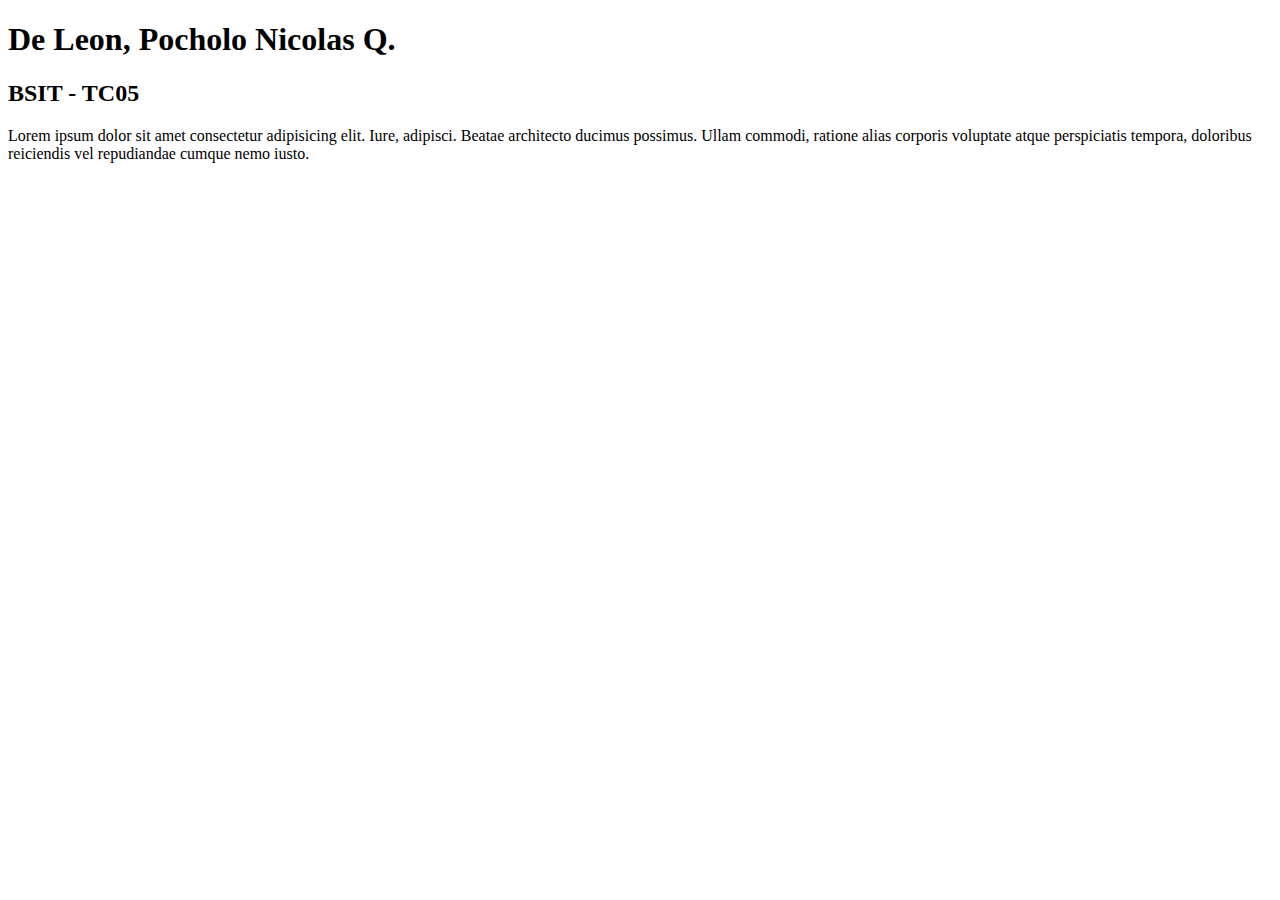
<file: index.html>
<!DOCTYPE html>
<head>
<title> IT0043 - TC05 </title>
</head>
<body>
    <h1> De Leon, Pocholo Nicolas Q.
    <h2> BSIT - TC05 </h2>
    <p> Lorem ipsum dolor sit amet consectetur adipisicing elit. Iure, adipisci. Beatae architecto ducimus possimus. Ullam commodi, ratione alias corporis voluptate atque perspiciatis tempora, doloribus reiciendis vel repudiandae cumque nemo iusto.</p>
    </h1>
</body>
</html>
</file>
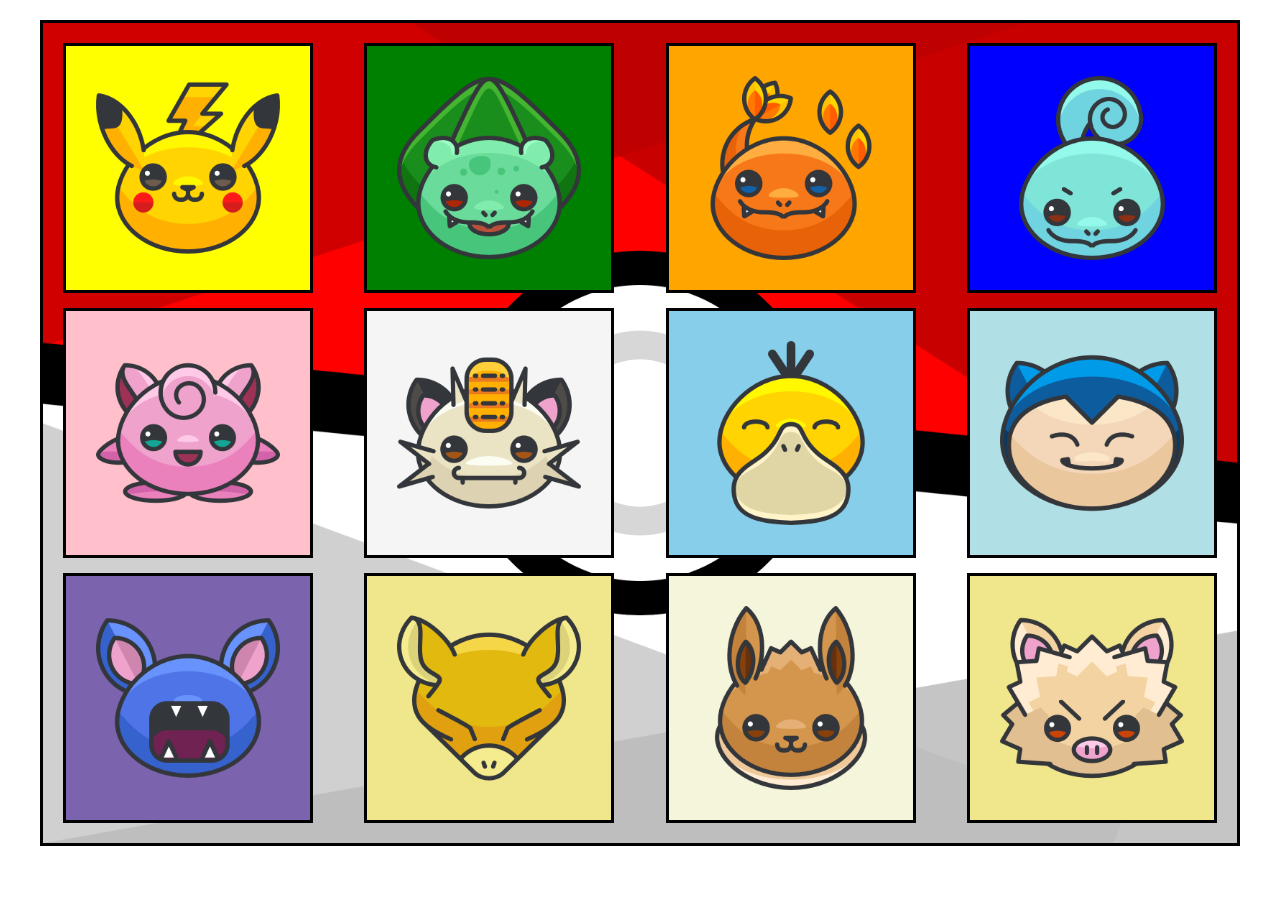
<file: DeLeon_mpe.html>
<!DOCTYPE html>
<html lang="en">
  <head>
    <meta charset="UTF-8" />
    <meta name="viewport" content="width=device-width, initial-scale=1.0" />
    <title>Pokemon Tiles</title>
    <link rel="stylesheet" href="DeLeon_mpe.css" />
  </head>
  <body>
    <div class="container">
      <div class="pokemon" id="pokemon1">
        <div class="image">
          <img src="pikachu.png" alt="" />
        </div>
        <img class="pokeball" src="pokeball.png" alt="" />
        <div class="name">Pikachu</div>
      </div>

      <div class="pokemon" id="pokemon2">
        <div class="image">
          <img src="bullbasaur.png" alt="" />
        </div>
        <img class="pokeball" src="pokeball.png" alt="" />
        <div class="name">Bulbasaur</div>
      </div>

      <div class="pokemon" id="pokemon3">
        <div class="image">
          <img src="charmander1.png" alt="" />
        </div>
        <img class="pokeball" src="pokeball.png" alt="" />
        <div class="name">Charmander</div>
      </div>

      <div class="pokemon" id="pokemon4">
        <div class="image">
          <img src="squirtle1.png" alt="" />
        </div>
        <img class="pokeball" src="pokeball.png" alt="" />
        <div class="name">Squirtle</div>
      </div>

      <div class="pokemon" id="pokemon5">
        <div class="image">
          <img src="jigglypuff.png" alt="" />
        </div>
        <img class="pokeball" src="pokeball.png" alt="" />
        <div class="name">Jigglypuff</div>
      </div>

      <div class="pokemon" id="pokemon6">
        <div class="image">
          <img src="meowth.png" alt="" />
        </div>
        <img class="pokeball" src="pokeball.png" alt="" />
        <div class="name">Meowth</div>
      </div>

      <div class="pokemon" id="pokemon7">
        <div class="image">
          <img src="psyduck.png" alt="" />
        </div>
        <img class="pokeball" src="pokeball.png" alt="" />
        <div class="name">Psyduck</div>
      </div>

      <div class="pokemon" id="pokemon8">
        <div class="image">
          <img src="snorlax.png" alt="" />
        </div>
        <img class="pokeball" src="pokeball.png" alt="" />
        <div class="name">Snorlax</div>
      </div>

      <div class="pokemon" id="pokemon9">
        <div class="image">
          <img src="zubat.png" alt="" />
        </div>
        <img class="pokeball" src="pokeball.png" alt="" />
        <div class="name">Zubat</div>
      </div>

      <div class="pokemon" id="pokemon10">
        <div class="image">
          <img src="abra.png" alt="" />
        </div>
        <img class="pokeball" src="pokeball.png" alt="" />
        <div class="name">Abra</div>
      </div>

      <div class="pokemon" id="pokemon11">
        <div class="image">
          <img src="eevee.png" alt="" />
        </div>
        <img class="pokeball" src="pokeball.png" alt="" />
        <div class="name">Eevee</div>
      </div>

      <div class="pokemon" id="pokemon12">
        <div class="image">
          <img src="mankey.png" alt="" />
        </div>
        <img class="pokeball" src="pokeball.png" alt="" />
        <div class="name">Mankey</div>
      </div>
    </div>
  </body>
</html>
</file>
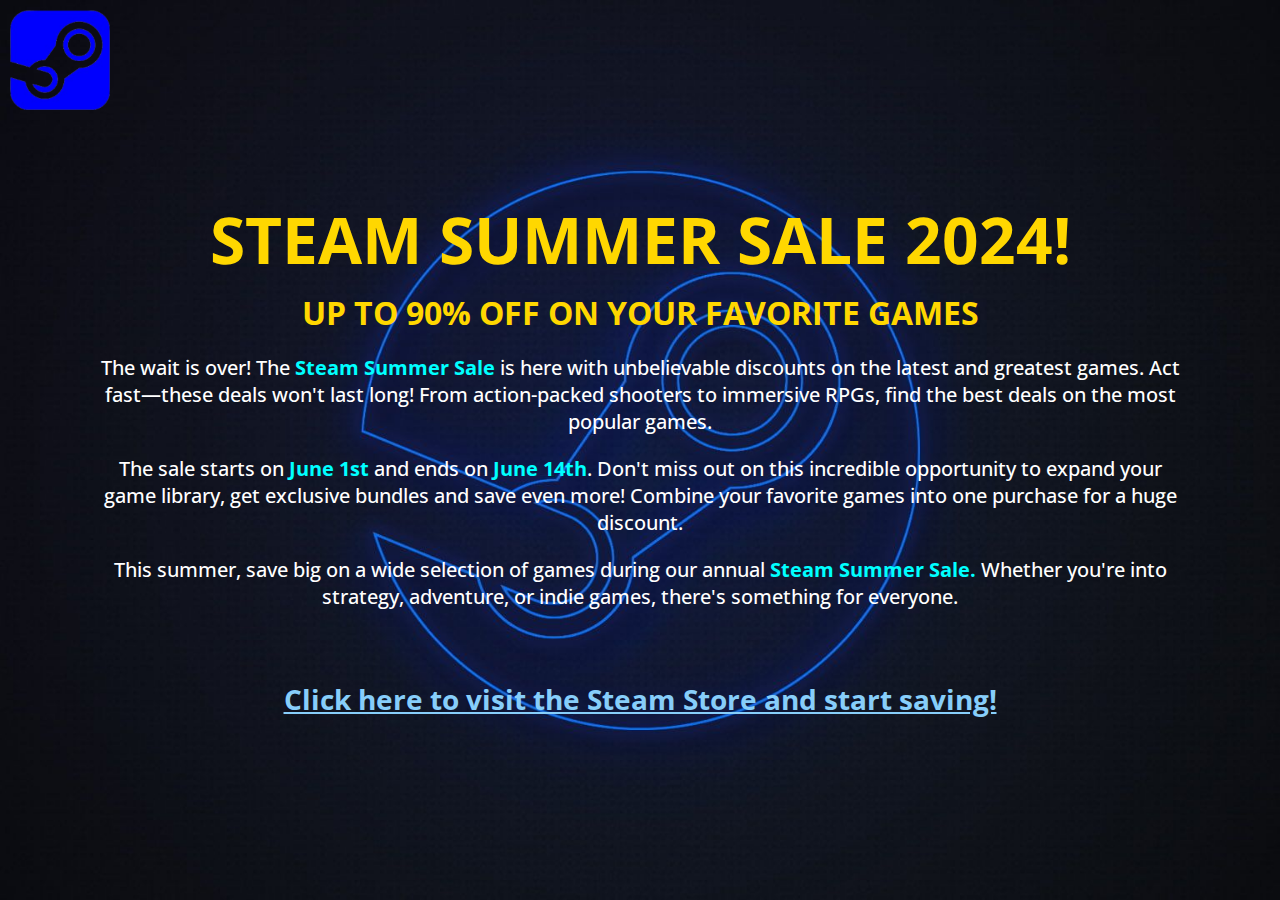
<file: DeLeon_TSA3.html>
<!DOCTYPE html>
<html>
  <head>
    <meta charset="UTF-8" />
    <title>STEAM SALE ANNOUNCEMENT!</title>
    <link rel="stylesheet" href="DeLeon_TSA3.css"/>
  </head>
  <body>
    <img src="steamlogo3.png" class="logo"/>
    <div class="container">
      <h1 class="heading">STEAM SUMMER SALE 2024!</h1>
      <h2 class="subheading">UP TO 90% OFF ON YOUR FAVORITE GAMES</h2>

      <p class="paragraph">
        The wait is over! The <span class="spancolor">Steam Summer Sale</span> is here with unbelievable discounts on
        the latest and greatest games. Act fast—these deals won't last long!
        From action-packed shooters to immersive RPGs, find the best deals on
        the most popular games.
      </p>

      <p class="paragraph">
        The sale starts on <span class="spancolor">June 1st</span> and ends on
        <span class="spancolor">June 14th</span>. Don't miss out on this incredible
        opportunity to expand your game library, get exclusive bundles and save
        even more! Combine your favorite games into one purchase for a huge
        discount.
      </p>

      <p class="paragraph">
        This summer, save big on a wide selection of games during our annual
        <span class="spancolor">Steam Summer Sale.</span> Whether you're into
        strategy, adventure, or indie games, there's something for everyone.
      </p>

      <br>
      
      <p class="p3">
        <a href="https://store.steampowered.com" target="_blank" class="p3">
          Click here to visit the Steam Store and start saving!</a>
      </p>
    </div>
  </body>
</html>
</file>
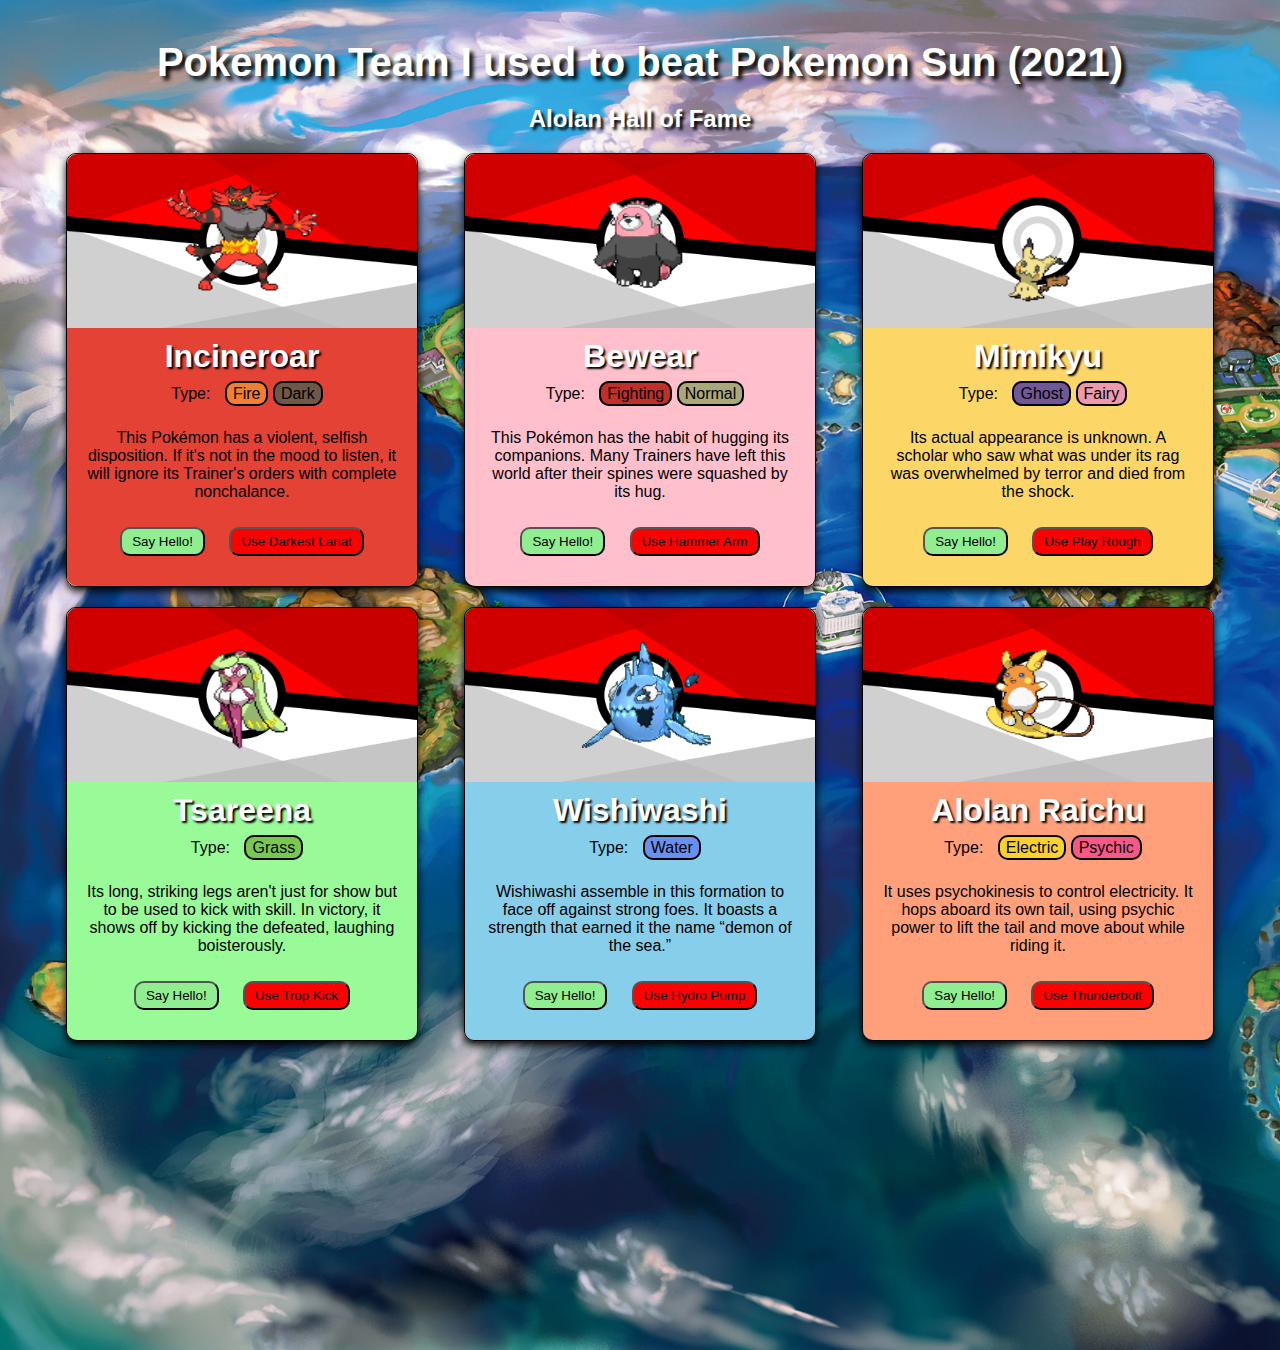
<file: DeLeon_TSA4.html>
<!DOCTYPE html>
<html lang="en">
  <head>
    <meta charset="UTF-8" />
    <meta name="viewport" content="width=device-width, initial-scale=1.0" />
    <title>Pokemon Team I used to beat Pokemon Sun (2021)</title>
    <link rel="stylesheet" href="DeLeon_TSA4.css" />
  </head>

  <body>
    <h1 class="title">Pokemon Team I used to beat Pokemon Sun (2021)</h1>
    <h2 class="subheading">Alolan Hall of Fame</h2>

    <div class="container">
      <div class="card">
        <div class="card-img incineroar">
          <img src="incineroar2.gif" alt="" />
        </div>
        <div class="card-details incineroar">
          <h1 class="name">Incineroar</h1>
          <p class="type">Type:</p>
          <p class="type-label fire">Fire</p>
          <p class="type-label dark">Dark</p>
          <p class="description">
            This Pokémon has a violent, selfish disposition. If it's not in the
            mood to listen, it will ignore its Trainer's orders with complete
            nonchalance.
          </p>
          <div class="buttons">
            <button class="hello">Say Hello!</button>
            <button class="move">Use Darkest Lariat</button>
          </div>
        </div>
      </div>

      <div class="card">
        <div class="card-img bewear">
          <img src="bewear.gif" alt="" />
        </div>
        <div class="card-details bewear">
          <h1 class="name">Bewear</h1>
          <p class="type">Type:</p>
          <p class="type-label fighting">Fighting</p>
          <p class="type-label normal">Normal</p>
          <p class="description">
            This Pokémon has the habit of hugging its companions. Many Trainers
            have left this world after their spines were squashed by its hug.
          </p>
          <div class="buttons">
            <button class="hello">Say Hello!</button>
            <button class="move">Use Hammer Arm</button>
          </div>
        </div>
      </div>

      <div class="card">
        <div class="card-img mimikyu">
          <img src="mimikyu.gif" alt="" />
        </div>
        <div class="card-details mimikyu">
          <h1 class="name">Mimikyu</h1>
          <p class="type">Type:</p>
          <p class="type-label ghost">Ghost</p>
          <p class="type-label fairy">Fairy</p>
          <p class="description">
            Its actual appearance is unknown. A scholar who saw what was under
            its rag was overwhelmed by terror and died from the shock.
          </p>
          <div class="buttons">
            <button class="hello">Say Hello!</button>
            <button class="move">Use Play Rough</button>
          </div>
        </div>
      </div>

      <div class="card">
        <div class="card-img tsareena">
          <img src="tsareena.gif" alt="" />
        </div>
        <div class="card-details tsareena">
          <h1 class="name">Tsareena</h1>
          <p class="type">Type:</p>
          <p class="type-label grass">Grass</p>
          <p class="description">
            Its long, striking legs aren't just for show but to be used to kick
            with skill. In victory, it shows off by kicking the defeated,
            laughing boisterously.
          </p>
          <div class="buttons">
            <button class="hello">Say Hello!</button>
            <button class="move">Use Trop Kick</button>
          </div>
        </div>
      </div>

      <div class="card">
        <div class="card-img wishiwashi">
          <img src="wishiwashi.gif" alt="" />
        </div>
        <div class="card-details wishiwashi">
          <h1 class="name">Wishiwashi</h1>
          <p class="type">Type:</p>
          <p class="type-label water">Water</p>
          <p class="description">
            Wishiwashi assemble in this formation to face off against strong
            foes. It boasts a strength that earned it the name “demon of the
            sea.”
          </p>
          <div class="buttons">
            <button class="hello">Say Hello!</button>
            <button class="move">Use Hydro Pump</button>
          </div>
        </div>
      </div>

      <div class="card">
        <div class="card-img alolanraichu">
          <img src="alolanraichu.gif" alt="" />
        </div>
        <div class="card-details alolanraichu">
          <h1 class="name">Alolan Raichu</h1>
          <p class="type">Type:</p>
          <p class="type-label electric">Electric</p>
          <p class="type-label psychic">Psychic</p>
          <p class="description">
            It uses psychokinesis to control electricity. It hops aboard its own
            tail, using psychic power to lift the tail and move about while
            riding it.
          </p>
          <div class="buttons">
            <button class="hello">Say Hello!</button>
            <button class="move">Use Thunderbolt</button>
          </div>
        </div>
      </div>
    </div>
  </body>
</html>
</file>
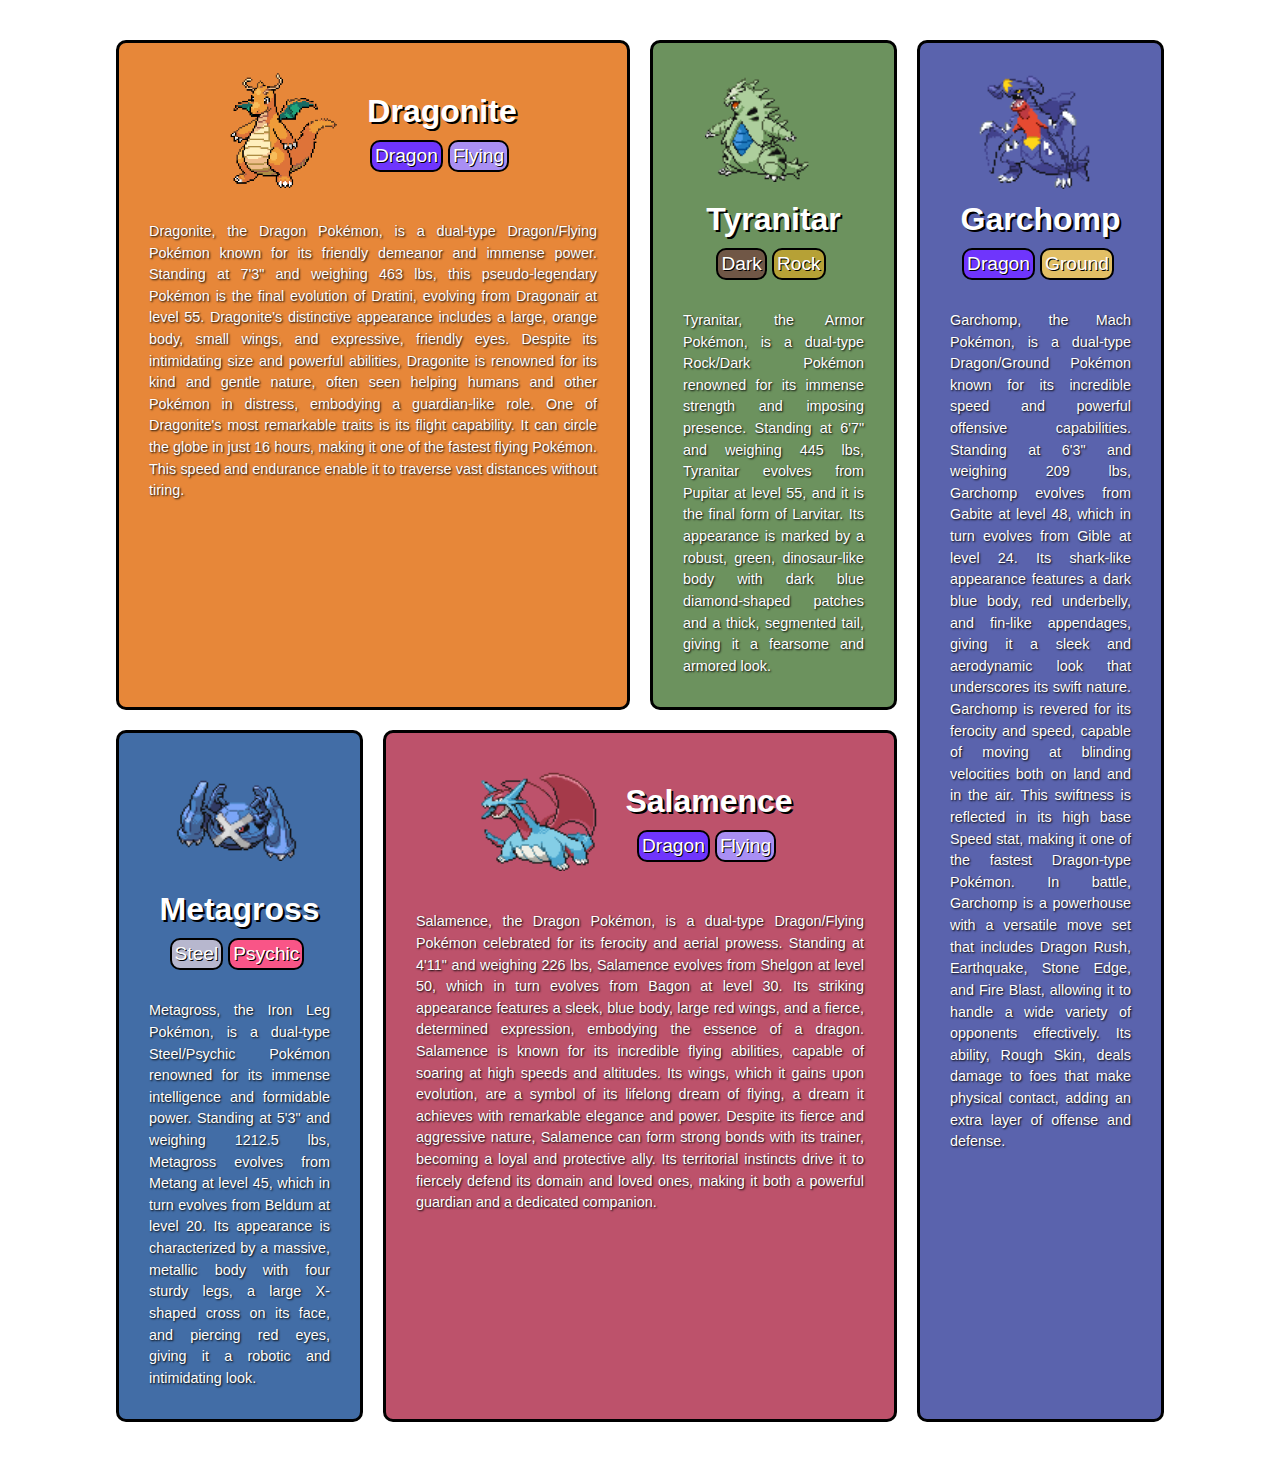
<file: DeLeon_TSA5.html>
<!DOCTYPE html>
<html lang="en">
  <head>
    <meta charset="UTF-8" />
    <meta name="viewport" content="width=device-width, initial-scale=1.0" />
    <link rel="stylesheet" href="DeLeon_TSA5.css" />
    <title>Pseudo-Legendary Pokémon Up to Gen 4.</title>
  </head>
  <body>
    <div class="container">
      <div class="item" id="dragonite">
        <div class="details">
          <img src="dragonitegif.gif" alt="dragonite" />
          <div class="name-and-type">
            <div class="name">Dragonite</div>
            <div class="types">
              <div class="type" id="dragontype">Dragon</div>
              <div class="type" id="flyingtype">Flying</div>
            </div>
          </div>
        </div>
        <p class="description">
          Dragonite, the Dragon Pokémon, is a dual-type Dragon/Flying Pokémon
          known for its friendly demeanor and immense power. Standing at 7'3"
          and weighing 463 lbs, this pseudo-legendary Pokémon is the final
          evolution of Dratini, evolving from Dragonair at level 55. Dragonite's
          distinctive appearance includes a large, orange body, small wings, and
          expressive, friendly eyes. Despite its intimidating size and powerful
          abilities, Dragonite is renowned for its kind and gentle nature, often
          seen helping humans and other Pokémon in distress, embodying a
          guardian-like role. One of Dragonite's most remarkable traits is its
          flight capability. It can circle the globe in just 16 hours, making it
          one of the fastest flying Pokémon. This speed and endurance enable it
          to traverse vast distances without tiring.
        </p>
      </div>

      <div class="item" id="tyranitar">
        <div class="details">
          <img src="tyranitargif.gif" alt="tyranitar" />
          <div class="name-and-type">
            <div class="name">Tyranitar</div>
            <div class="types">
              <div class="type" id="darktype">Dark</div>
              <div class="type" id="rocktype">Rock</div>
            </div>
          </div>
        </div>
        <p class="description">
          Tyranitar, the Armor Pokémon, is a dual-type Rock/Dark Pokémon
          renowned for its immense strength and imposing presence. Standing at
          6'7" and weighing 445 lbs, Tyranitar evolves from Pupitar at level 55,
          and it is the final form of Larvitar. Its appearance is marked by a
          robust, green, dinosaur-like body with dark blue diamond-shaped
          patches and a thick, segmented tail, giving it a fearsome and armored
          look.
        </p>
      </div>

      <div class="item" id="metagross">
        <div class="details">
          <img src="metagrossgif.gif" alt="metagross" />
          <div class="name-and-type">
            <div class="name">Metagross</div>
            <div class="types">
              <div class="type" id="steeltype">Steel</div>
              <div class="type" id="psychictype">Psychic</div>
            </div>
          </div>
        </div>
        <p class="description">
          Metagross, the Iron Leg Pokémon, is a dual-type Steel/Psychic Pokémon
          renowned for its immense intelligence and formidable power. Standing
          at 5'3" and weighing 1212.5 lbs, Metagross evolves from Metang at
          level 45, which in turn evolves from Beldum at level 20. Its
          appearance is characterized by a massive, metallic body with four
          sturdy legs, a large X-shaped cross on its face, and piercing red
          eyes, giving it a robotic and intimidating look.
        </p>
      </div>

      <div class="item" id="salamence">
        <div class="details">
          <img src="salamencegif.gif" alt="salamence" />
          <div class="name-and-type">
            <div class="name">Salamence</div>
            <div class="types">
              <div class="type" id="dragontype">Dragon</div>
              <div class="type" id="flyingtype">Flying</div>
            </div>
          </div>
        </div>
        <p class="description">
          Salamence, the Dragon Pokémon, is a dual-type Dragon/Flying Pokémon
          celebrated for its ferocity and aerial prowess. Standing at 4'11" and
          weighing 226 lbs, Salamence evolves from Shelgon at level 50, which in
          turn evolves from Bagon at level 30. Its striking appearance features
          a sleek, blue body, large red wings, and a fierce, determined
          expression, embodying the essence of a dragon. Salamence is known for
          its incredible flying abilities, capable of soaring at high speeds and
          altitudes. Its wings, which it gains upon evolution, are a symbol of
          its lifelong dream of flying, a dream it achieves with remarkable
          elegance and power. Despite its fierce and aggressive nature,
          Salamence can form strong bonds with its trainer, becoming a loyal and
          protective ally. Its territorial instincts drive it to fiercely defend
          its domain and loved ones, making it both a powerful guardian and a
          dedicated companion.
        </p>
      </div>

      <div class="item" id="garchomp">
        <div class="details">
          <img src="garchompgif.gif" alt="garchomp" />
          <div class="name-and-type">
            <div class="name">Garchomp</div>
            <div class="types">
              <div class="type" id="dragontype">Dragon</div>
              <div class="type" id="groundtype">Ground</div>
            </div>
          </div>
        </div>
        <p class="description">
          Garchomp, the Mach Pokémon, is a dual-type Dragon/Ground Pokémon known
          for its incredible speed and powerful offensive capabilities. Standing
          at 6'3" and weighing 209 lbs, Garchomp evolves from Gabite at level
          48, which in turn evolves from Gible at level 24. Its shark-like
          appearance features a dark blue body, red underbelly, and fin-like
          appendages, giving it a sleek and aerodynamic look that underscores
          its swift nature. Garchomp is revered for its ferocity and speed,
          capable of moving at blinding velocities both on land and in the air.
          This swiftness is reflected in its high base Speed stat, making it one
          of the fastest Dragon-type Pokémon. In battle, Garchomp is a
          powerhouse with a versatile move set that includes Dragon Rush,
          Earthquake, Stone Edge, and Fire Blast, allowing it to handle a wide
          variety of opponents effectively. Its ability, Rough Skin, deals
          damage to foes that make physical contact, adding an extra layer of
          offense and defense.
        </p>
      </div>
    </div>
  </body>
</html>
</file>
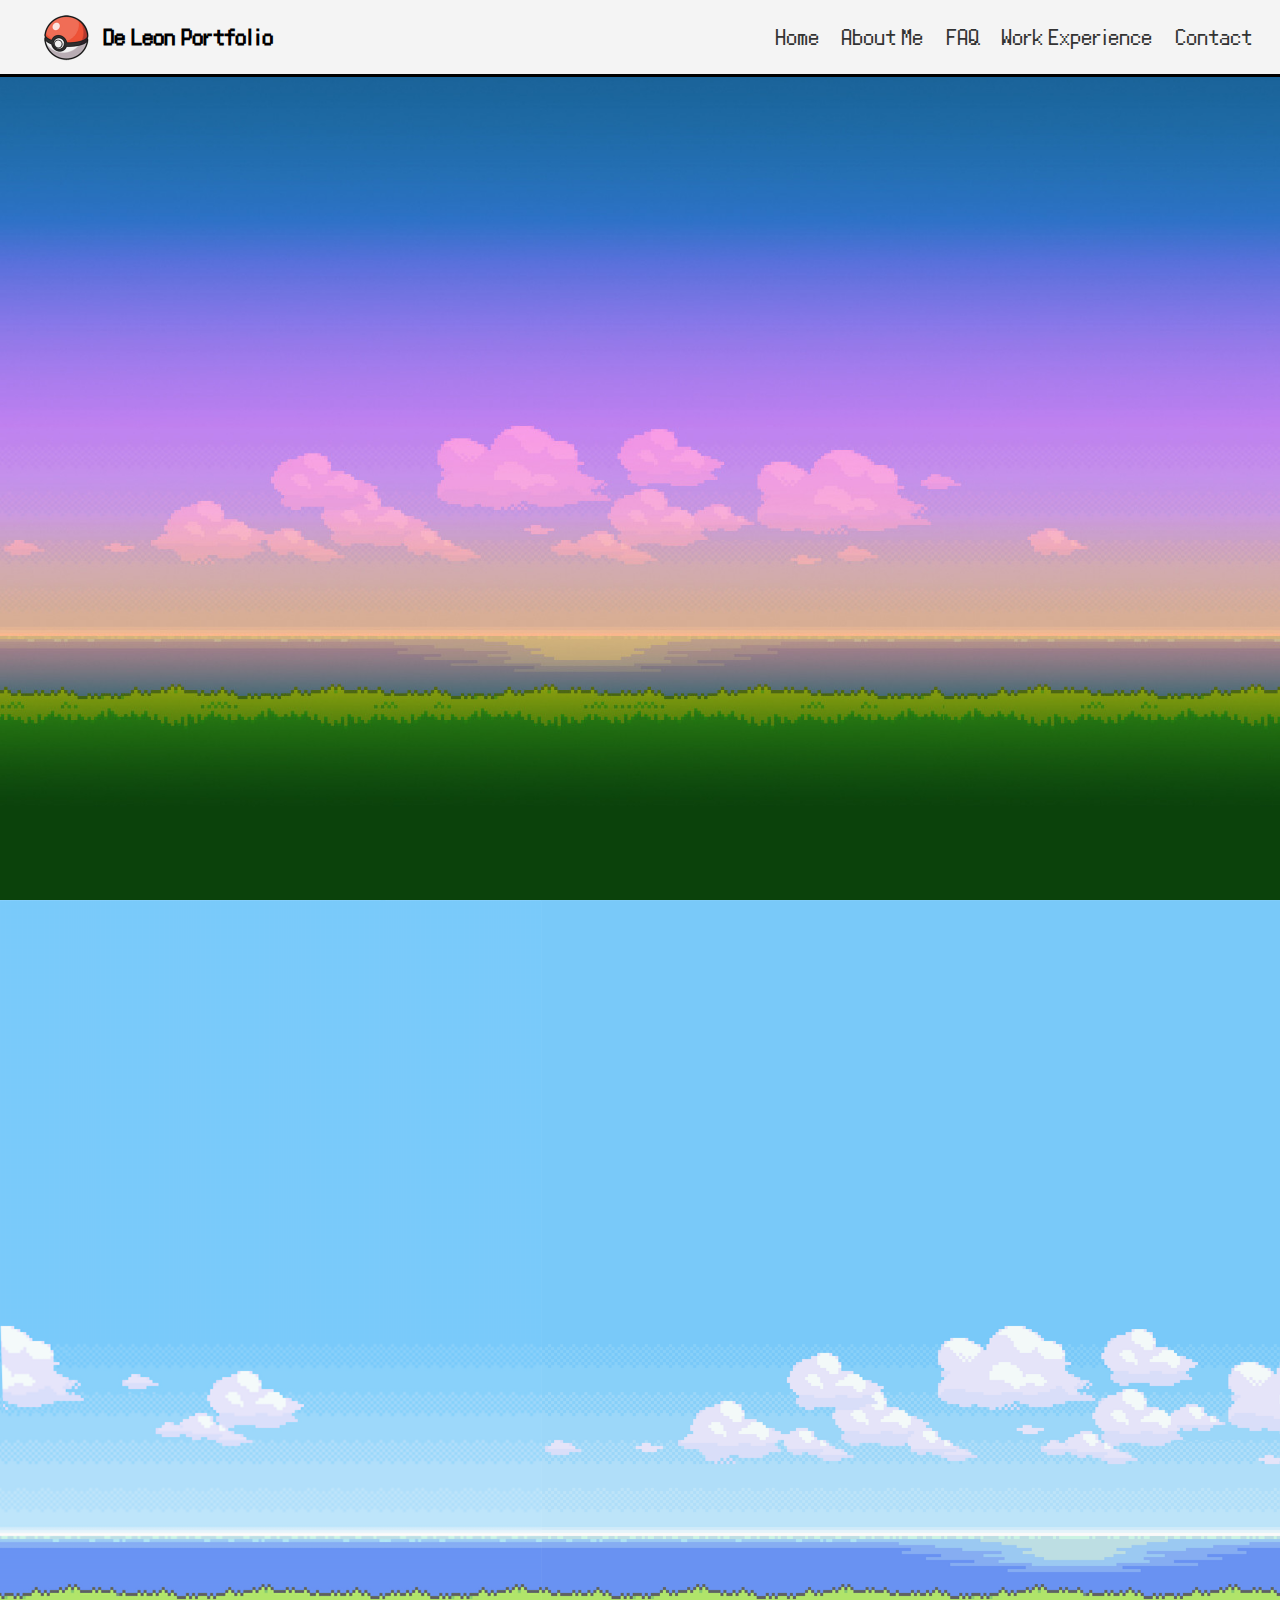
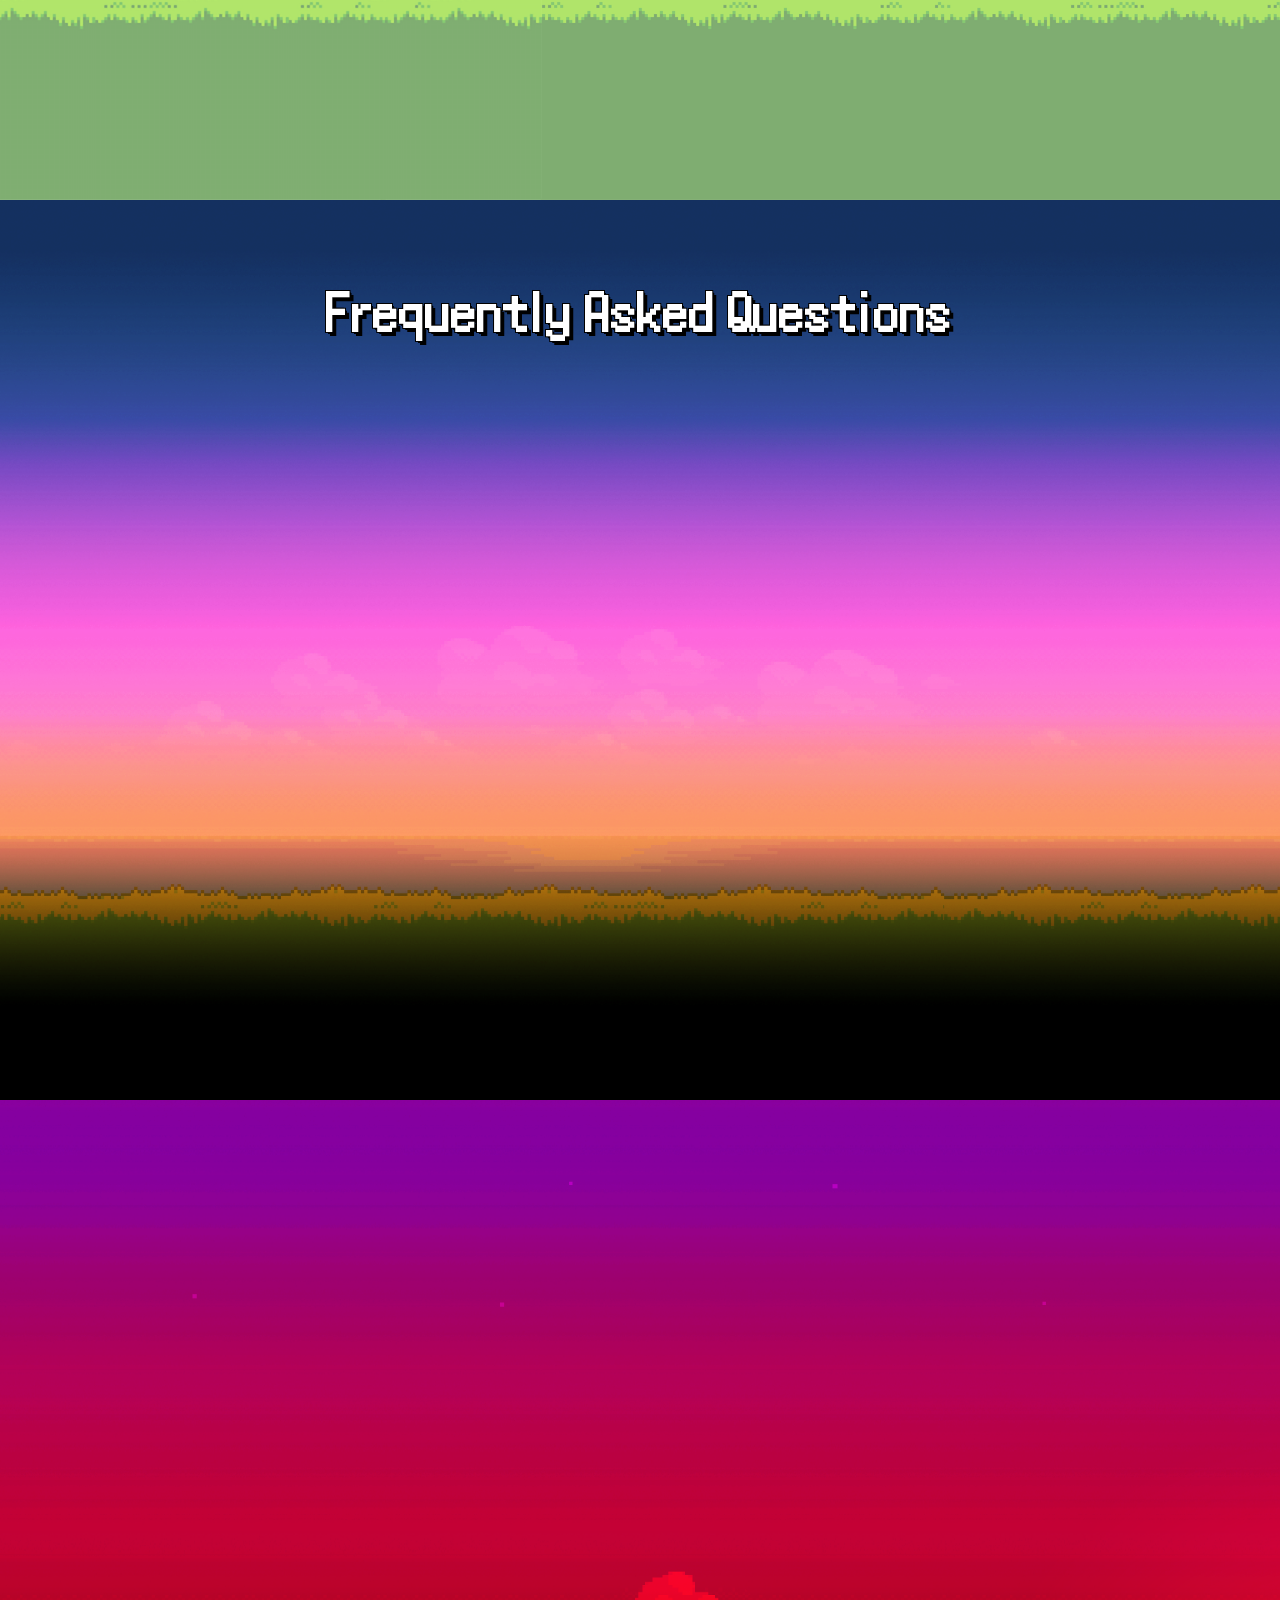
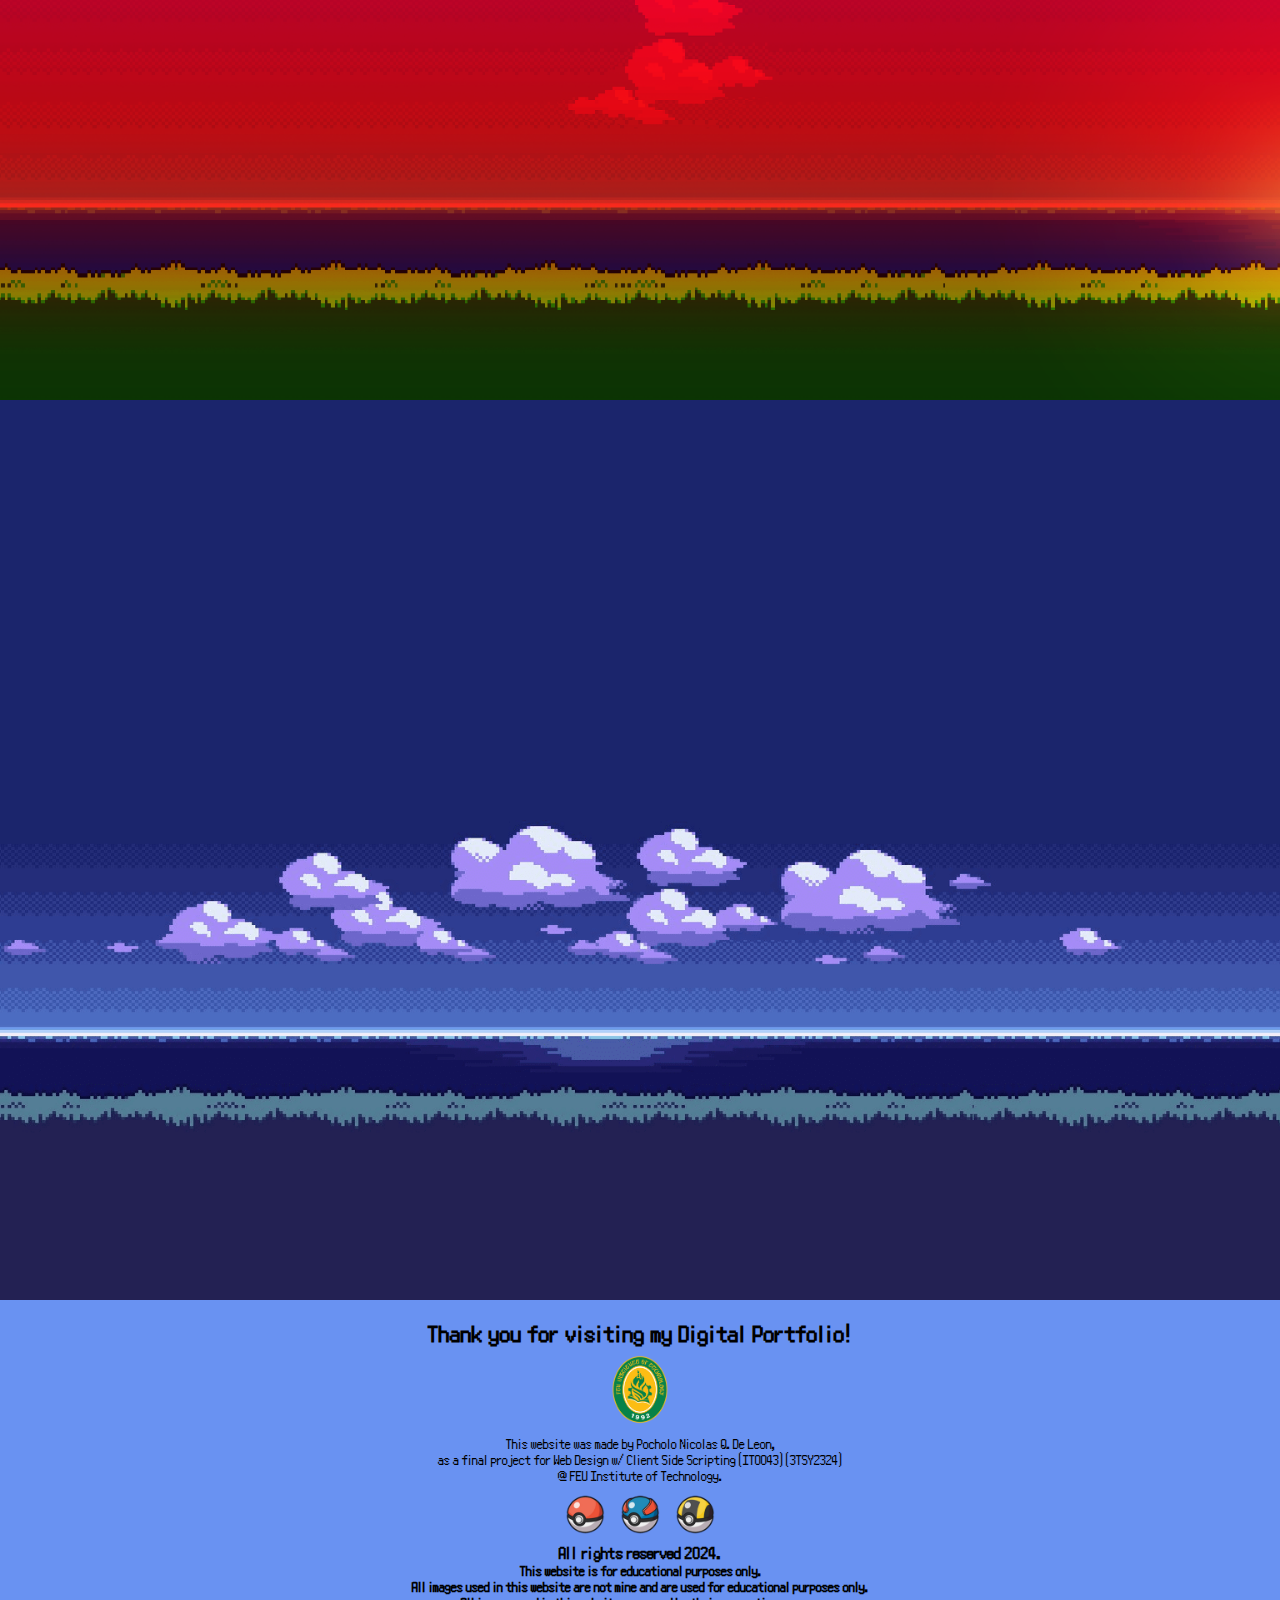
<file: WD-FINALS/DeLeon-Portfolio-WebDevFinals.html>
<!DOCTYPE html>
<html lang="en">

<head>
    <meta charset="UTF-8">
    <meta name="viewport" content="width=device-width, initial-scale=1.0">
    <title>De Leon - Digital Portfolio</title>
    <link rel="stylesheet" href="style.css">
    <link rel="icon" href="pokeball.png" type="image/png">
</head>

<body>
    <nav>
        <div class="nav-home">
            <a href="#home">
                <img id="nav-logo" src="pokeball.png" alt="">
                <h3>De Leon Portfolio</h3>
            </a>
        </div>
        <div class="hamburger-menu" id="hamburger-menu">
            &#9776;
        </div>
        <ul class="nav-links" id="nav-links">
            <li class="link"><a href="#home">Home</a></li>
            <li class="link"><a href="#about">About Me</a></li>
            <li class="link"><a href="#faq">FAQ</a></li>
            <li class="link"><a href="#work-experience">Work Experience</a></li>
            <li class="link"><a href="#contact">Contact</a></li>
        </ul>
    </nav>

    <section id="home" class="home">
        <header class="header">
            <img id="myImg" src="gradpic.png" alt="">
            <div class="header-content">
                <h1 id="Hello">Hello!</h1>
                <h3 id="greet">Welcome to my Digital Portfolio!</h3>
                <h3 id="myName">I'm Pocholo Nicolas Q. De Leon.</h3>
                <h4 id="shortIntro">An Information Technology Student, Specializing in Cybersecurity.</h4>
                <h4 id="links-message">Below are the links to my social medias, feel free to connect with me!</h4>
                <div class="social-buttons">
                    <a href="https://www.facebook.com/pocholo.deleon07" target="_blank">
                        <img src="facebook (1).png" alt="Facebook" class="social-icon">
                        </s>
                        <a href="https://new.reddit.com/user/AceTrainerDT" target="_blank">
                            <img src="reddit.png" alt="Reddit" class="social-icon">
                        </a>
                        <a href="https://github.com/INB-Nicolas" target="_blank">
                            <img src="github.png" alt="Github" class="social-icon">
                        </a>
                        <a href="https://www.linkedin.com/in/pocholo-nicolas-de-leon-33b26b278/" target="_blank">
                            <img src="linkedin.png" alt="LinkedIn" class="social-icon">
                        </a>
                        <a href="https://www.instagram.com/pocholo_deleon/" target="_blank">
                            <img src="instagram.png" alt="Instagram" class="social-icon">
                        </a>
                </div>
            </div>
        </header>
    </section>

    <section id="about" class="about">
        <div class="about-content">
            <h2 class="about-heading">About Me</h2>
            <div class="boxes">
                <div class="box">
                    <h1 class="details"> Education </h1>
                    <img class="about-icon" src="passport.png" alt="Passport">
                    <ul class="description">
                        <li> Student at FEU Institute of Technology. </li>
                        <li> Taking up BS Information Technology with Specialization in Cybersecurity. </li>
                        <li> Currently a 1st Year Student. </li>
                        <li> Working as a Student Assistant for the University. </li>
                    </ul>
                </div>
                <div class="box">
                    <h1 class="details"> My Hobbies </h1>
                    <img class="about-icon" src="bike.png" alt="Bike">
                    <ul class="description">
                        <li> Playing Computer Games </li>
                        <li> Cycling long distances. </li>
                        <li> Reading. </li>
                        <li> Enhancing knowledge in my field. </li>
                        <li> Travelling. </li>
                        <li> Learning new programming languages.</li>
                    </ul>
                </div>
                <div class="box">
                    <h1 class="details"> My Skills </h1>
                    <img id="PC" class="about-icon" src="PC.png" alt="Skills">
                    <ul class="description">
                        <li> Advanced knowledge about computers.</li>
                        <li> Advanced digital literacy.</li>
                        <li> Intermediate knowledge about C++. </li>
                        <li> Intermediate knowledge about Web Development. </li>
                        <li> Basic knowledge in Cybersecurity. </li>
                </div>
                <div class="box">
                    <h1 class="details"> Fandoms </h1>
                    <img class="about-icon" src="pokeball.png" alt="Pokeball">
                    <ul class="description">
                        <li> Pokemon. </li>
                        <li> Devil May Cry. </li>
                        <li> Yakuza. <br>(Video Game Series) </li>
                        <li> DC Universe.</li>
                        <li> League of Legends. </li>
                        <li> Dota 2.</li>
                </div>
                <div class="box">
                    <h1 class="details"> My Goals </h1>
                    <img class="about-icon" src="medal.png" alt="Goal">
                    <ul class="description">
                        <li> Be a consistent academic topnotcher. </li>
                        <li> Have more learning opportunities in my field. </li>
                        <li> Meet many more people related to my field. </li>
                        <li> Graduate College and land my dream job related to Cybersecurity. </li>
                </div>
            </div>
        </div>
    </section>

    <section id="faq" class="faq">
        <div class="faq-content">
            <h2 class="faq-heading">Frequently Asked Questions</h2>
            <div class="faq-container boxes">
                <div id="faq1" class="faq-box">
                    <h3 class="question">What is your favorite video game?</h3>
                    <img class="faq-icon" src="fighting.png" alt="Yakuza" class="yakuza-image">
                    <p class="answer">My favorite game is Yakuza 0. Strong on gameplay, graphics and story. The game
                        makes you feel like you are in japan. The game's story on the other hand has one of the best
                        video game stories I have every experienced, must play for people who like action video-games.
                    </p>
                </div>
                <div id="faq2" class="faq-box">
                    <h3 class="question"> Why did you take up Information Technology?</h3>
                    <img class="faq-icon" src="dowsingmachine.png" alt="Computer" class="computer-image">
                    <p class="answer">Technology has always been something that interests me when I was young. I became
                        so interested to it I reached a point that I realized I love working with computers and
                        technology, thus making me choose a college degree related to it.</p>
                </div>
                <div id="faq3" class="faq-box">
                    <h3 class="question"> Who is your favorite Pokemon?</h3>
                    <img class="faq-icon" src="swampert.gif" alt="Swampert" class="pokemon-image">
                    <p class="answer">My favorite pokemon has always been Swampert. Swampert is Mudkip's final evolution
                        form, and is my starter for my first Pokemon game "Pokemon Ruby". I beat the game with Swampert
                        and it has always became my favorite.</p>
                </div>
                <div id="faq4" class="faq-box">
                    <h3 class="question"> What are the places you have visited by cycling?</h3>
                    <img class="faq-icon" src="bike.png" alt="Bike" class="bike-image">
                    <p class="answer">Ever since I have learned how to ride a bike, it has became a hobby of mine to
                        cycle long distances. I have visited places such as: Rizal, Cavite, North Caloocan, Pasay, and
                        Valenzuela. I plan to visit more places in the future if I had the time.
                    </p>
                </div>
                <div id="faq5" class="faq-box">
                    <h3 class="question"> You seem familiar, didn't I see you in campus before?</h3>
                    <img class="faq-icon" src="brendan.png" alt="Brendan" class="feutech-image">
                    <p class="answer">If I seems familiar to you, aside from encountering me in the hallways, you may
                        have likely encountered me in SSO (Student Services Office) or in iCare before. I am a student
                        assistant of the said offices and on my free times I provide assistance there.</p>
                </div>
                <div id="faq6" class="faq-box">
                    <h3 class="question"> What is your favorite book?</h3>
                    <img class="faq-icon" src="book.png" alt="Book" class="book-image">
                    <p class="answer">My favorite book is "Rich Dad, Poor Dad" by Robert Kiyosaki. The book is about the
                        author's life and how he learned about financial literacy from his two dads. The book is a must
                        read for people who wants to learn about financial literacy. The book itself taught me to be
                        smarter about how I manage my finances.</p>
                </div>
                <div id="faq7" class="faq-box">
                    <h3 class="question"> What is your favorite Pokemon game?</h3>
                    <img class="faq-icon" src="pokeball.png" alt="Pokeball" class="pokemon-image">
                    <p class="answer">I actually love all Pokemon games equally, I have played all generations from
                        Kanto up to Galar. But if I have to pick only one, my favorite Pokemon game is Pokemon Black
                        2/White 2. Its story is what made me love this game, as its tone sets it apart from other
                        mainline Pokemon games. </p>
                </div>
                <div id="faq8" class="faq-box">
                    <h3 class="question"> What's your favorite food spot near FEU Tech? </h3>
                    <img class="faq-icon" src="shawarma.png" alt="Shawarma" class="shawarma-image">
                    <p class="answer"> I like the P60 shawarma rice that is in P. Paredes. Before, its spot was in
                        Morayta but it moved to a new spot near FEU Tech in front of PRC. For the price, the serving is
                        very generous and the taste is so good that I almost always order it at least once a week. </p>
                </div>
            </div>
    </section>

    <section id="work-experience" class="work-experience">
        <div class="work-experience-content">
            <h2 class="work-experience-heading">Work Experience</h2>
            <div class="work-experience-container boxes">
                <div class="work-experience-box">
                    <h3 class="work-experience-title">Student Assistant</h3>
                    <div class="company-logo">
                        <img src="feutechlogo.png" alt="">
                    </div>
                    <a class="work-experience-company" href="https://www.feutech.edu.ph" target="_blank">FEU Institute
                        of Technology Student Services Office (SSO)</a>
                    <h3 class="work-experience-duration">October 2023 - Present</h3>
                    <p class="work-experience-description">At the Student Services Office, I am mostly responsible for
                        the front-desk operations of the department, assisting students in their concerns about their
                        clearances, concerns about lost and found items, handling the documents requested by the
                        students such as good moral certificates, managing appointments for the Guidance Counselling
                        Unit (GCU), and lending a hand whenever the office needs to run some errands.</p>
                </div>
                <div class="work-experience-box">
                    <h3 class="work-experience-title">Student Assistant</h3>
                    <div class="company-logo">
                        <img src="feutechlogo.png" alt="">
                    </div>
                    <a class="work-experience-company" href="https://www.feutech.edu.ph/campus_life/icare"
                        target="_blank">FEU Institute of Technology iTamaraw Center for Academic Resources and
                        Enrichment (iCare)</a>
                    <h3 class="work-experience-duration">April 2024 - Present</h3>
                    <p class="work-experience-description">At iCare, being the academic enrichment center of the
                        University, I am responsible for also handling the front-desk operations of the department and
                        assists the students and faculty members in their tutorial appointments, consultations, and
                        other general concerns. I also provide assistance to the department through their online virtual
                        office, which also addresses the concerns of students and faculty through a digital platform.
                    </p>
                </div>
                <div class="work-experience-box">
                    <h3 class="work-experience-title">IT Intern</h3>
                    <div class="company-logo">
                        <img src="dmwlogo.png" alt="">
                    </div>
                    <a class="work-experience-company" href="https://dmw.gov.ph" target="_blank">Department of Migrant
                        Workers (DMW)</a>
                    <h3 class="work-experience-duration">March 2023 - April 2023</h3>
                    <p class="work-experience-description">Internship during my 12th grade work immersion program. I was
                        assigned at the Management Information and Technology Service (MITS), and I was mostly
                        responsible for data encoding operations that processes the documents of the OFWs. During my
                        time here I was praised by my co-workers and bosses for my fast keyboarding skills that lead to
                        efficient document processes of the OFWs. I gained valuable real-world experience on how an IT
                        department operates because of this internship.</p>
                </div>
            </div>



    </section>

    <section id="contact" class="contact">
        <div class="contact-content">
            <h2 class="contact-heading">Contact Me</h2>
            <h2 class="contact-subheading">Want to reach me? You may contact me using my contact info below.</h2>
            <div class="contact-container boxes">
                <div class="contact-box">
                    <img id="mail-icon" class="contact-icon" src="mail.png" alt="Email">
                    <h3 class="contact-title">Email:</h3>
                    <ul class="contact-description">
                        <li> Personal Email: <br> <a class="contact-detail" href="mailto: pocholodeleon07@gmail.com">
                                pocholodeleon07@gmail.com </a></li>
                        <li> School Email: <br> <a class="contact-detail"
                                href="mailto: 202310171@fit.edu.ph">202310171@fit.edu.ph</a></li>
                    </ul>
                    <img class="contact-icon" src="pokedex.png" alt="Phone">
                    <h3 class="contact-title">Phone Number:</h3>
                    <ul class="contact-description">
                        <li>09218209607</li>
                    </ul>
                    <h3 class="contact-title">LinkedIn:</h3>
                    <ul class="contact-description">
                        <li><a class="contact-detail"
                                href="https://www.linkedin.com/in/pocholo-nicolas-de-leon-33b26b278/" target="_blank">
                                CLICK HERE</a></li>
                    </ul>
                </div>
    </section>

    <footer class="footer">
        <div class="footer-content">
            <h3 class="footer-heading">Thank you for visiting my Digital Portfolio!</h3>
            <img id="footer-logo" src="feutechlogo.png" alt="">
            <p class="footer-message">This website was made by Pocholo Nicolas Q. De Leon, <br> as a final project for
                Web Design w/ Client Side Scripting (IT0043) (3TSY2324) <br> @ FEU Institute of Technology. <br></p>
            <img id="footer-pokeball" src="pokeball.png">
            <img id="footer-pokeball" src="greatball.png">
            <img id="footer-pokeball" src="ultraball.png">
            <p class="footer-message-rights">All rights reserved 2024.</p>
            <p class="footer-message-disclaimer">This website is for educational purposes only. <br> All images used in
                this website are not mine and are used for educational purposes only. <br> All images used in this
                website are owned by their respective owners.</p>
        </div>
    </footer>

    <script src="script.js"></script>
</body>

</html>
</file>
<file: DeLeon_mpe.css>
* {
  margin: 0;
  padding: 0;
  border: 0;
  box-sizing: border-box;
  font-family: Verdana, Geneva, Tahoma, sans-serif;
  color: white;
  font-weight: 700;
  text-shadow: black 1px 1px 1px;
  font-size: larger;
}

.container {
  display: flex;
  flex-wrap: wrap;
  background-image: url("pokeball3.png");
  background-position: center;
  background-size: cover;
  background-repeat: no-repeat;
  max-width: 1200px;
  padding: 15px;
  border: 3px solid black;
  margin: 20px auto;
  display: flex;
  flex-wrap: wrap;
  justify-content: space-between;
  align-items: center;
  gap: 5px;
}

.pokemon {
  width: 250px;
  height: 250px;
  padding: 30px;
  margin: 5px;
  border: 3px solid black;
  background-size: cover;
  background-position: center;
  background-repeat: no-repeat;
  transition: all 0.3s ease;
}

.pokemon .name {
  display: none;
}

.pokemon .pokeball {
  display: none;
}

.image img {
  max-width: 100%;
  max-height: 100%;
  object-fit: cover;
}

#pokemon1 {
  background-color: yellow;
}

#pokemon2 {
  background-color: green;
}

#pokemon3 {
  background-color: orange;
}

#pokemon4 {
  background-color: blue;
}

#pokemon5 {
  background-color: pink;
}

#pokemon6 {
  background-color: #f5f5f5;
}

#pokemon7 {
  background-color: #87ceeb;
}

#pokemon8 {
  background-color: #b0e0e6;
}

#pokemon9 {
  background-color: #7b63ad;
}

#pokemon10 {
  background-color: #f0e68c;
}

#pokemon11 {
  background-color: #f5f5dc;
}

#pokemon12 {
  background-color: #f0e68c;
}

@media (max-width: 1150px) {
  .container {
    flex-grow: 1;
  }
  .pokemon {
    flex-grow: 1;
    height: auto;
  }
}

@media (max-width: 900px) {
  .container {
    flex-direction: column;
    align-items: flex-start;
  }
  .pokemon {
    width: 100%;
    display: flex;
    justify-content: space-between;
    align-items: center;
  }

  .pokemon .name {
    display: block;
    text-align: center;
    flex-grow: 1;
  }
  .pokemon .image img {
    width: 75px;
    height: auto;
  }

  .pokemon .pokeball {
    display: block;
    width: 50px;
    height: 50px;
    order: 1;
  }
  .pokemon:hover {
    background-image: url("surfing.jpg") !important;
    background-position: center;
    background-size: cover;
    background-repeat: no-repeat;
  }
}

@media (max-width: 480px) {
  .pokemon {
    flex-direction: column;
  }
  .pokemon .pokeball {
    display: none;
  }
  .pokemon .image {
    order: 0;
  }
  .pokemon .name {
    order: 1;
    font-size: 8vw;
  }
  .pokemon:hover {
    background-image: url("surfing.jpg") !important;
    background-position: center;
    background-size: cover;
    background-repeat: no-repeat;
  }
}
</file>
<file: DeLeon_TSA3.css>
@import url('https://fonts.googleapis.com/css2?family=Open+Sans:ital,wght@0,300..800;1,300..800&display=swap');

body, html 
{
    height: 100vh;
    display: flex; 
    justify-content: center;
    align-items: center;
    margin: 0;
    background-image: url(bg3.jpg);
    background-size: cover;
    background-repeat: no-repeat;
    background-position: center; 
    background-attachment: fixed; 
    font-family: 'Open Sans';
    color: white;
}

.container {
    padding: 100px;
    text-align: center;
}

.heading {
    font-size: 4rem;
    margin-bottom: 0.5rem;
    color: gold;
}

.subheading {
    font-size: 2rem;
    margin-top: 0; 
    margin-bottom: 1rem; 
    color:gold
}

.paragraph {
    font-size: 1.25rem;
    font-weight: 500;
}

.p3 {
    font-size: 1.75rem;
    font-weight: 700;
    color: lightskyblue;
}

.logo
{
    position: absolute;
    top: 10px;
    left: 10px;
    width: 100px; 
    height: auto;
}

.spancolor 
{
    color:cyan;
    font-weight: 700;
}
</file>
<file: DeLeon_TSA4.css>
body {
    background-image: url(alola1.jpg);
    background-size: cover;
    background-repeat: no-repeat;
    font-family: Arial, Helvetica, sans-serif;
    border: 0;
    margin: 0;
    padding: 20px;
    height: 150vh;
    box-sizing: border-box;
  }
  
  .title {
    text-align: center;
    margin: 20px 0;
    font-size: 2.5em;
    color: #ffffff;
    text-shadow: 4px 4px 4px #000000;
  }
  
  .subheading {
    text-align: center;
    margin: 10px 0 20px;
    font-size: 1.5em;
    color: #ffffff;
    text-shadow: 3px 3px 3px #000000;
  }
  
  .name {
    margin: 0 0 10px;
    color: #ffffff;
    text-shadow: 2px 2px 2px #000000;
  }
  
  .container {
    display: flex;
    flex-wrap: wrap;
    max-width: 1200px;
    gap: 20px;
    justify-content: space-evenly;
    margin: 0 auto;
  }
  
  .card {
    border-radius: 10px;
    box-shadow: 0px 4px 8px rgba(0, 0, 0, 1);
    width: 350px;
    text-align: center;
    display: flex;
    flex-direction: column;
    border: black solid 1px;
  }
  
  .card-img {
    background-image: url(pokeball3.png);
    background-size: cover;
    background-repeat: no-repeat;
    background-position: center;
    border-radius: 10px;
    width: 100%;
    border-bottom-left-radius: 0;
    border-bottom-right-radius: 0;
  }
  
  .card-img img {
    background-size: cover;
    padding: 20px;
    width: 150px;
    height: 130px;
  }
  
  .card-details {
    border-radius: 10px;
    border-top-left-radius: 0;
    border-top-right-radius: 0;
    border-bottom-left-radius: 10px;
    border-bottom-right-radius: 10px;
    padding: 10px;
  }
  
  .card-details.incineroar {
    background-color: #e34234;
  }
  
  .card-details.bewear {
    background-color: #ffc0cb;
  }
  
  .card-details.mimikyu {
    background-color: #fcd667;
  }
  
  .card-details.tsareena {
    background-color: #98fb98;
  }
  
  .card-details.wishiwashi {
    background-color: #87ceeb;
  }
  
  .card-details.alolanraichu {
    background-color: #ffa07a;
  }
  
  .type {
    padding: 5px 10px;
    border-radius: 5px;
    display: inline;
  }
  
  .type-label {
    display: inline;
    padding: 2px 6px;
    border-radius: 10px;
    border: #000000 solid 2px;
  }
  
  .type-label.fire {
    background-color: #f08030;
  }
  
  .type-label.dark {
    background-color: #705848;
  }
  
  .type-label.normal {
    background-color: #a8a878;
  }
  
  .type-label.fighting {
    background-color: #c03028;
  }
  
  .type-label.ghost {
    background-color: #705898;
  }
  
  .type-label.fairy {
    background-color: #ee99ac;
  }
  
  .type-label.grass {
    background-color: #78c850;
  }
  
  .type-label.water {
    background-color: #6890f0;
  }
  
  .type-label.psychic {
    background-color: #f85888;
  }
  
  .type-label.electric {
    background-color: #f8d030;
  }
  
  .description {
    padding: 10px;
  }
  
  .buttons {
    padding: 0 0 20px 0;
  }
  
  .buttons .hello {
    background-color: lightgreen;
    border-radius: 10px;
    margin-right: 10px;
    padding: 5px 10px;
  }
  
  .buttons .hello:hover {
    opacity: 0.5;
  }
  
  .buttons .move {
    background-color: red;
    margin-left: 10px;
    border-radius: 10px;
    padding: 5px 10px;
  }
  
  .buttons .move:hover {
    opacity: 0.5;
  }
</file>
<file: DeLeon_TSA5.css>
* {
    margin: 0;
    padding: 0;
    box-sizing: border-box;
    font-family: Verdana, Geneva, Tahoma, sans-serif;
}

.container{
    width: 85vw;
    margin: 20px auto;
    padding: 20px;
    display: grid;
    grid-template-columns: repeat(4, 1fr);
    gap: 20px; 
}

.item{
    border: 3px solid black;
    border-radius: 10px;
    padding: 20px;
    color: white;
    display: flex;
    flex-direction: column;
    box-sizing: border-box;
}

.name{
    font-size: 2rem;
    font-weight: bold;
    text-align: center;
    padding: 10px;
    text-shadow: black 2px 2px;
}

.types{
    display: flex;
    justify-content: center;
}
.type{
    font-size: 1.2rem;
    text-align: center;
    text-shadow: black 1px 1px;
    display: flex;
    flex-wrap: nowrap;
    display: inline;
    border: 2px solid black;
    border-radius: 10px;
    padding: 3px;
    margin-right: 5px;
}

.details{
    text-align: center;
}

.description{
    font-size: 0.90em;
    line-height: 1.5;
    text-align: justify;
    text-shadow: 1px 1px 2px black;
    margin-top: 10px;
    padding: 10px;
    margin-top: 20px;
}

#dragonite .details, #salamence .details {
    display: flex;
    justify-content: center;
    text-align: center;
    align-items: center;
}

.name-and-type {
    display: flex;
    flex-direction: column;
    align-items: center;
    justify-content: center;
}

#tyranitar .details{
    display: flex;
    flex-direction: column;
    justify-content: center;
    align-items: center;
}

#metagross .details{
    display: flex;
    flex-direction: column;
    justify-content: center;
    align-items: center;
}

#garchomp .details{
    display: flex;
    flex-direction: column;
    justify-content: center;
    align-items: center;
}

img{
    width: 128px;
    height: 128px;
    object-fit: contain;
    transition: all 0.4s ease;
}

img:hover{
    transform: scale(1.2);
}

.details img {
    margin-right: 10px;
}

#dragonite{
    background-color: #e78739;
    grid-column: 1/3;
    grid-row: 1/2;
}

#tyranitar{
    background-color: #6c925e;
}

#metagross{
    background-color: #426da6;
}

#salamence{
    background-color: #bd526b;
    grid-column: 2/4;
}

#garchomp{
    background-color: #5a63ad;
    grid-column: 4/5;
    grid-row: 1/3;
}

#dragontype{
    background-color: #6F35FC;
}

#flyingtype{
    background-color: #A98FF3;
}

#darktype{
    background-color: #705746;
}

#steeltype{
    background-color: #B7B7CE;
}

#groundtype{
    background-color: #E2BF65;
}

#psychictype{
    background-color: #F95587;
}

#rocktype{
    background-color: #B6A136;
}

@media (max-width: 1100px){
    .container{
        grid-template-columns: 1fr 1fr;
    }

    #dragonite{
        grid-column: 1/2;
        grid-row: 1/2;
    }

    #dragonite .details, #salamence .details{
        flex-direction: column;
    }

    #tyranitar {
        grid-column: 2/3;
        grid-row: 1/2;
    }

    #metagross {
        grid-column: 1/2;
        grid-row: 2/3;
    }

    #salamence {
        grid-column: 2/3;
        grid-row: 2/3;
    }

    #garchomp {
        grid-column: 1/3;
        grid-row: 3/4;
    }

    #garchomp .details {
        display: flex;
        justify-content: center;
        align-items: center;
        flex-direction: row;
    }
}

@media (max-width: 600px){
    .container{
        grid-template-columns: 1fr;
    }

    #dragonite {
        grid-column: 1/2;
        grid-row: 1/2;
    }

    #tyranitar {
        grid-column: 1/2;
        grid-row: 2/3;
    }

    #metagross {
        grid-column: 1/2;
        grid-row: 3/4;
    }

    #salamence {
        grid-column: 1/2;
        grid-row: 4/5;
    }

    #garchomp {
        grid-column: 1/2;
        grid-row: 5/6;
    }

    #dragonite .details, #tyranitar .details, #metagross .details, #salamence .details{
        display: flex;
        flex-direction: row;
        justify-content: center;
        align-items: center;
    }

}
</file>
<file: WD-FINALS/style.css>
@font-face {
    font-family: "pokemon-emerald.ttf";
    src: url(pokemon-emerald.ttf);
}

* {
    margin: 0;
    padding: 0;
    box-sizing: border-box;
}

.nav-home a {
    display: flex;
    align-items: center;
    gap: 0.5rem;
    margin-left: 20px;
    font-size: 1.5rem;
    text-decoration: none;
    color: inherit;
    transition: transform 0.5s ease-in-out;
}

.nav-home a:hover {
    transform: scale(1.1);
}

#nav-logo {
    width: 60px;
}

body {
    margin: 0;
    padding: 0;
    background-size: cover;
    background-repeat: no-repeat;
    font-family: "pokemon-emerald.ttf", sans-serif;
    overflow-x: hidden;
}

section {
    padding: 60px 20px;
    width: 100%;
}

nav {
    display: flex;
    justify-content: space-between;
    align-items: center;
    margin: auto;
    gap: 0.3rem;
    height: 8.5vh;
    background-color: #f4f4f4;
    font-family: "pokemon-emerald.ttf", sans-serif;
    max-width: 2000px;
    position: fixed;
    top: 0;
    width: 100%;
    z-index: 1000;
    border-bottom: 3px solid #000;
    padding: 0 1rem;
}

.nav-links {
    display: flex;
    justify-content: space-around;
    list-style: none;
    width: 40%;
    padding: 0;
    margin: 0;
}

.hamburger-menu {
    display: none;
    font-size: 2rem;
    cursor: pointer;
}

@media (max-width: 1250px) {
    .nav-links {
        width: 60%;
    }

    .nav-links .link {
        margin: 0 10px;
    }
}

@media (max-width: 830px) {
    .nav-links {
        display: none;
        flex-direction: column;
        width: 80%;
        position: absolute;
        top: 100%;
        left: 50%;
        transform: translateX(-50%);
        background-color: #f4f4f4;
        border-top: 3px solid #000;
        padding: 10px 0;
        border-radius: 0 0 10px 10px;
        box-shadow: 0 4px 8px rgba(0, 0, 0, 0.1);
    }

    .nav-links .link {
        margin: 10px 0;
        text-align: center;
    }

    .nav-links .link a {
        display: block;
        padding: 10px 20px;
        color: #000;
        text-decoration: none;
        transition: background-color 0.3s, color 0.3s;
    }

    .nav-links .link a:hover {
        background-color: #ddd;
        color: #f1356d;
        
    }

    .hamburger-menu {
        display: block;
        font-size: 24px;
        cursor: pointer;
        padding: 10px;
        background-color: #f4f4f4;
        border: 1px solid #ddd;
        border-radius: 5px;
        box-shadow: 0 2px 4px rgba(0, 0, 0, 0.1);
    }
}

.nav-links.active {
    display: flex;
}

.link a {
    text-decoration: none;
    color: #333;
    font-size: 1.7rem;
    font-weight: 500;
}

.link a:hover {
    color: #f1356d;
}

.home {
    background-image: url("morning.png");
    background-size: cover;
    background-repeat: no-repeat;
    min-height: 100vh;
    display: flex;
    align-items: center;
    justify-content: center;
}

header {
    position: relative;
    padding-top: 2.5rem;
    display: grid;
    grid-template-columns: 1fr 2fr;
    align-items: center;
    gap: 2rem;
}

@keyframes fadeInHome {
    to {
        opacity: 1;
    }
}

.header #Hello {
    color: #fcf55f;
    font-size: 5rem;
    margin-bottom: 2px;
    font-weight: 700;
    opacity: 0;
    animation: fadeInHome 1s forwards;
    animation-delay: 0.5s;
}

.header #greet {
    font-size: 3.5rem;
    font-weight: 700;
    opacity: 0;
    animation: fadeInHome 1s forwards;
    animation-delay: 1.5s;
}

.header #myName {
    font-size: 3rem;
    margin: 1rem 0;
    font-weight: 700;
    opacity: 0;
    animation: fadeInHome 1s forwards;
    animation-delay: 2.5s;
}

.header #shortIntro {
    font-size: 1.8rem;
    font-weight: 600;
    opacity: 0;
    animation: fadeInHome 1s forwards;
    animation-delay: 3.5s;
}

.header #links-message {
    margin-top: 0.5rem;
    font-size: 1.5rem;
    font-weight: 600;
    opacity: 0;
    animation: fadeInHome 1s forwards;
    animation-delay: 4.5s;
}

.header {
    max-width: 1200px;
    margin: auto;
    padding: 8.5rem 2rem;
    display: flex;
    justify-content: space-evenly;
    align-items: center;
    opacity: 0;
    transition: opacity 1.5s ease-in-out;
    margin-top: -15px;
}

.header.visible {
    opacity: 1;
}

.header-content {
    grid-column: 2/3;
}

.header h2 {
    font-size: 2.5rem;
    font-weight: 500;
}

.header p {
    font-size: 1.2rem;
    font-weight: 300;
}

.header #myImg {
    width: 100%;
    max-width: 350px;
    border-radius: 0;
    grid-column: 1/2;
    transition: box-shadow 0.5s ease-in-out, opacity 1.5s ease-in-out;
    animation-delay: 0.5s;
    box-shadow: 0 0 0 6px #000, 6px 6px 0 6px #000, -6px -6px 0 6px #000,
        6px -6px 0 6px #000, -6px 6px 0 6px #000;
}

#myImg:hover {
    box-shadow: 0 0 0 6px #fcf55f, 6px 6px 0 6px #fcf55f, -6px -6px 0 6px #fcf55f,
        6px -6px 0 6px #fcf55f, -6px 6px 0 6px #fcf55f;
    transform: scale(1.05);
}

#myImg {
    opacity: 0;
    animation: fadeInHome 1s forwards;
    animation-delay: 0.1s;
}

.social-buttons {
    display: flex;
    gap: 1rem;
    margin-top: 10px;
}

.social-icon {
    width: 50px;
    height: 50px;
    border-radius: 30%;
    opacity: 0;
    animation: fadeInHome 1s forwards;
    transition: transform 0.5s ease-in-out, opacity 0.5s ease-in-out;
}

.social-icon img {
    width: 24px;
    height: 24px;
    object-fit: cover;
}

.social-icon:hover {
    transform: scale(1.2);
}

.social-buttons .social-icon {
    animation-delay: 5.5s;
}

@media (max-width: 750px) {
    .header {
        display: flex;
        flex-direction: column;
        align-items: center;
        margin-top: -80px;
        width: 100%;
    }

    .header #myImg {
        order: -1;
        max-width: 40%;
        height: auto;
    }

    .header-content {
        text-align: center;
        padding: 0 1rem;
        width: 100%;
    }

    .header #Hello {
        font-size: 3rem;
    }

    .header #greet {
        font-size: 2.5rem;
    }

    .header #myName {
        font-size: 2rem;
    }

    .header #shortIntro {
        font-size: 1.5rem;
    }

    .header #links-message {
        font-size: 1.2rem;
    }

    .social-buttons {
        display: flex;
        align-items: center;
        justify-content: center;
        width: 100%;
        margin-top: 1rem;
        padding: 0;
    }

    .social-buttons a {
        margin: 0 0.5rem;
    }
}

.about {
    background-image: url("rubyintro.png");
    background-size: cover;
    background-repeat: no-repeat;
    min-height: 100vh;
}

@keyframes fadeIn {
    from {
        opacity: 0;
        transform: translateY(20px);
    }

    to {
        opacity: 1;
        transform: translateY(0);
    }
}

@keyframes popUp {
    from {
        opacity: 0;
        transform: scale(0.5);
    }

    to {
        opacity: 1;
        transform: scale(1);
    }
}

.about-content {
    text-align: center;
    margin-top: 20px;
    margin-left: 150px;
    margin-right: 150px;
}

.about-heading {
    font-size: 4rem;
    margin-bottom: 1rem;
    font-weight: 700;
    opacity: 0;
    transform: translateY(20px);
    transition: opacity 0.5s ease-in-out;
    color: white;
    text-shadow: -1px -1px 0 #000, 1px -1px 0 #000, -1px 1px 0 #000,
        1px 1px 0 #000, 2px 2px 0 #555,
        /* Reduced offset values for subtler 3D effect */
        4px 4px 0 #333;
}

.boxes {
    display: flex;
    justify-content: space-around;
    flex-wrap: wrap;
    gap: 1rem;
}

.box {
    background-color: #f4f4f4;
    padding: 1rem;
    border: 1px solid #ddd;
    border-radius: 10px;
    box-shadow: 4px 4px 0 #000;
    border: 2px solid #000;
    width: calc(20% - 1rem);
    box-sizing: border-box;
    text-align: center;
    opacity: 0;
    transform: scale(0.5);
    transition: opacity 1s ease-out, transform 1s ease-out,
        box-shadow 0.3s ease-in-out;
    text-wrap: wrap;
}

.box:hover {
    box-shadow: 8px 8px 0 #000;
}

.fade-in {
    opacity: 1;
    transform: translateY(0);
}

.pop-up {
    opacity: 1;
    transform: scale(1);
}

.details {
    font-size: 2.5rem;
}

.about-icon {
    align-items: center;
    justify-content: center;
    width: 50px;
    transition: transform 0.5s ease-in-out;
}

#PC {
    width: 30px;
}

.about-icon:hover {
    transform: scale(1.2);
}

.description {
    font-size: 1.5rem;
    flex-direction: column;
    align-items: center;
    justify-content: center;
}

ul.description {
    list-style-position: outside;
    text-align: left;
}

ul.description li {
    margin-left: 1.5rem;
    padding-left: 0;
    margin-bottom: 1rem;
}

@media (max-width: 1250px) {
    .about-content {
        margin-left: 50px;
        margin-right: 50px;
    }

    .box {
        width: calc(45% - 1rem);
    }

    .details {
        font-size: 2rem;
    }

    .description {
        font-size: 1.2rem;
    }
}

@media (max-width: 520px) {
    .about-content {
        margin-left: 20px;
        margin-right: 20px;
    }

    .box {
        width: calc(100% - 2rem);
        margin-bottom: 1rem;
    }

    .details {
        font-size: 2rem;
    }

    .description {
        font-size: 1.5rem;
    }
}

.faq {
    background-image: url("midday.png");
    background-size: cover;
    background-repeat: no-repeat;
    min-height: 100vh;
}

.faq-content {
    text-align: center;
    margin: 20px auto;
    padding: 0 20px;
}

.faq-heading {
    font-size: 4rem;
    margin-bottom: 1rem;
    font-weight: 700;
    opacity: 0;
    transform: translateY(20px);
    transition: opacity 0.5s ease-in-out;
    color: white;
    text-shadow: -1px -1px 0 #000, 1px -1px 0 #000, -1px 1px 0 #000,
        1px 1px 0 #000, 2px 2px 0 #000,
        /* Reduced offset values for subtler 3D effect */
        4px 4px 0 #000;
}

.faq-heading.fade-in,
.faq-box.fade-in {
    opacity: 1;
    transform: translateY(0);
}

.question {
    font-size: 1.5rem;
    font-weight: 700;
}

.answer {
    font-size: 17px;
    font-weight: 500;
}

.faq-container {
    display: grid;
    grid-template-columns: repeat(4, 1fr);
    gap: 20px;
}

.faq-box {
    display: grid;
    grid-template-columns: (4fr, 1fr);
    background-color: #f4f4f4;
    padding: 1rem;
    border: 1px solid #ddd;
    border-radius: 10px;
    box-shadow: 4px 4px 0 #000;
    border: 2px solid #000;
    box-sizing: border-box;
    display: flex;
    flex-direction: column;
    align-items: center;
    text-align: center;
    opacity: 0;
    transform: scale(0.5);
    transition: opacity 1s ease-out, transform 1s ease-out,
        box-shadow 0.3s ease-in-out;
}

.faq-box:hover {
    box-shadow: 8px 8px 0 #000;
}

.faq-icon {
    width: 40px;
    height: 40px;
    margin-top: 0px;
    transition: transform 0.5s ease-in-out;
}

.faq-icon:hover {
    transform: scale(1.3);
}

@media (max-width: 950px) {
    .faq-content {
        margin: 20px auto;
        padding: 0 20px;
    }

    .faq-container {
        grid-template-columns: repeat(2, 1fr);
    }

    .question {
        font-size: 1.2rem;
    }

    .answer {
        font-size: 15px;
    }
}

@media (max-width: 480px) {
    .faq-content {
        margin: 20px auto;
        padding: 0 10px;
    }

    .faq-container {
        grid-template-columns: 1fr;
    }

    .faq-box {
        width: 100%;
        margin: 0 auto 1rem;
    }

    .question {
        font-size: 1.7rem;
    }

    .answer {
        font-size: 1.3rem;
    }
}

.work-experience {
    background-image: url("sunset.png");
    background-size: cover;
    background-repeat: no-repeat;
    min-height: 100vh;
}

.work-experience-content {
    display: flex;
    flex-wrap: wrap;
    justify-content: center;
    text-align: center;
    margin-top: 20px;
    margin-left: auto;
    margin-right: auto;
    max-width: 1000px;
}

.work-experience-heading {
    font-size: 4rem;
    margin-bottom: 1rem;
    font-weight: 700;
    opacity: 0;
    transform: translateY(20px);
    transition: opacity 0.5s ease-in-out;
    color: white;
    text-shadow: -1px -1px 0 #000, 1px -1px 0 #000, -1px 1px 0 #000,
        1px 1px 0 #000, 2px 2px 0 #000,
        /* Reduced offset values for subtler 3D effect */
        4px 4px 0 #000;
}

.work-experience-heading.fade-in,
.work-experience-box.fade-in {
    opacity: 1;
    transform: translateY(0);
}

.work-experience-box {
    flex: 1 1 300px;
    max-width: 300px;
    margin: 10px;
    align-items: center;
    justify-content: center;
    background-color: #f4f4f4;
    padding: 0.5rem;
    height: auto;
    border: 1px solid #ddd;
    border-radius: 10px;
    box-shadow: 4px 4px 0 #000;
    border: 2px solid #000;
    box-sizing: border-box;
    text-align: center;
    opacity: 0;
    transform: scale(0.5);
    transition: opacity 1s ease-out, transform 1s ease-out,
        box-shadow 0.3s ease-in-out;
}

.work-experience-box:hover {
    box-shadow: 8px 8px 0 #000;
}

.work-experience-title {
    font-size: 2rem;
    margin-bottom: 5px;
    min-height: 3rem;
}

.work-experience-company {
    font-size: 1.4rem;
    margin-top: 10px;
    padding: 0.3rem;
    text-decoration: none;
    min-height: 3rem;
    font-weight: 600;
}

.work-experience-duration {
    font-size: 1.2rem;
    padding: 0.3rem;
}

.work-experience-description {
    font-size: 1.15rem;
    padding: 0rem 0.3rem 0.3rem 0.3rem;
    min-height: 7rem;
}

@media (max-width: 480px) {
    .work-experience-content {
        flex-direction: column; /* Stack boxes vertically */
        align-items: center; /* Center align the boxes */
    }
    .work-experience-box {
        width: 90%; /* Make the boxes take most of the width */
        max-width: none; /* Remove the max-width constraint */
        margin: 10px 0; /* Add vertical margin between boxes */
        padding: 1rem; /* Increase padding for better spacing */
    }
    .work-experience-title {
        font-size: 2rem; /* Increase font size */
    }
    .work-experience-company {
        font-size: 1.4rem; /* Increase font size */
    }
    .work-experience-duration {
        font-size: 1.2rem; /* Increase font size */
    }
    .work-experience-description {
        font-size: 1.2rem; /* Increase font size */
    }
    .company-logo img {
        width: 110px; /* Increase logo size */
        height: 110px; /* Increase logo size */
    }
}

.company-logo img {
    width: 130px;
    height: 130px;
    margin-bottom: 10px;
}

.company-logo {
    transition: transform 0.5s ease-in-out;
}

.company-logo:hover {
    transform: scale(1.2);
}

.work-experience-company:link,
.work-experience-company:visited {
    color: blue;
}

.contact {
    background-image: url("night.png");
    background-size: cover;
    background-repeat: no-repeat;
    min-height: 100vh;
}

.contact-content {
    text-align: center;
    margin-top: 20px;
    margin-left: 150px;
    margin-right: 150px;
}

.contact-heading {
    font-size: 4rem;
    margin-bottom: 0.5rem;
    font-weight: 700;
    opacity: 0;
    transform: translateY(20px);
    transition: opacity 0.5s ease-in-out;
    color: white;
    color: white;
    text-shadow: -1px -1px 0 #000, 1px -1px 0 #000, -1px 1px 0 #000,
        1px 1px 0 #000, 2px 2px 0 #000,
        /* Reduced offset values for subtler 3D effect */
        4px 4px 0 #000;
}

.contact-subheading {
    font-size: 2rem;
    margin-bottom: 1rem;
    font-weight: 700;
    opacity: 0;
    transform: translateY(20px);
    transition: opacity 0.5s ease-in-out;
    color: white;
    color: white;
    text-shadow: -1px -1px 0 #000, 1px -1px 0 #000, -1px 1px 0 #000,
        1px 1px 0 #000, 2px 2px 0 #000,
        /* Reduced offset values for subtler 3D effect */
        4px 4px 0 #000;
}

.contact-heading.fade-in,
.contact-box.fade-in,
.contact-subheading.fade-in {
    opacity: 1;
    transform: translateY(0);
}

.contact-box {
    background-color: #f4f4f4;
    padding: 0.2rem 1.5rem 1.5rem 1.5rem;
    border: 1px solid #ddd;
    border-radius: 10px;
    box-shadow: 4px 4px 0 #000;
    border: 2px solid #000;
    box-sizing: border-box;
    text-align: center;
    opacity: 0;
    transform: scale(0.5);
    transition: opacity 1s ease-out, transform 1s ease-out,
        box-shadow 0.3s ease-in-out;
    width: 30%;
    max-width: 600px;
    margin: 0 auto;
}

.contact-box:hover {
    box-shadow: 8px 8px 0 #000;
}

.contact-icon {
    width: 50px;
    height: 50px;
    margin-top: 1px;
    transition: transform 0.5s ease-in-out;
}

.contact-icon:hover {
    transform: scale(1.2);
}

#mail-icon {
    width: 40px;
    height: 40px;
    margin-top: 1rem;
}

.contact-title {
    font-size: 2.5rem;
    font-weight: 700;
    margin-bottom: 0.5rem;
}

.contact-description {
    font-size: 2rem;
    margin-bottom: 1rem;
    list-style-type: none;
}

.contact-detail {
    font-size: 1.5rem;
    margin-bottom: 1rem;
}

.contact a {
    text-decoration: none;
    color: blue;
    font-size: 1.7rem;
    font-weight: 500;
}

@media (max-width: 1250px) {
    .contact-box {
        width: 50%;
    }
}

@media (max-width: 950px) {
    .contact-content {
        margin-left: 50px;
        margin-right: 50px;
    }

    .contact-box {
        width: 50%;
        padding: 1rem;
        margin: 0 auto;
    }

    .contact-title {
        font-size: 2.5rem;
    }

    .contact-description {
        font-size: 2rem;
    }

    .contact-detail {
        font-size: 1.5rem;
    }

    .contact a {
        font-size: 1.7rem;
    }
}

@media (max-width: 850px) {
    .contact-content {
        margin-left: 20px;
        margin-right: 20px;
    }

    .contact-heading {
        font-size: 3rem;
    }

    .contact-subheading {
        font-size: 1.5rem;
        margin-bottom: 1rem;
    }

    .contact-box {
        width: 50%;
        padding: 1rem;
        margin: 0 auto;
    }

    .contact-title {
        font-size: 2rem;
    }

    .contact-description {
        font-size: 1.5rem;
    }

    .contact-detail {
        font-size: 1.2rem;
    }

    .contact a {
        font-size: 1.4rem;
    }
}

@media (max-width: 665px) {
    .contact-content {
        margin-left: 10px;
        margin-right: 10px;
    }

    .contact-box {
        width: 50%;
        padding: 0.5rem;
        margin: 0 auto;
    }

    .contact-title {
        font-size: 2rem;
    }

    .contact-description {
        font-size: 1.5rem;
    }

    .contact-detail {
        font-size: 1.5rem;
    }

    .contact a {
        font-size: 1.3rem;
    }
}

@media (max-width:480px)
{
    .contact-box {
        width: 100%; /* Utilize full width */
        padding: 2.5rem; /* Increase padding for better spacing */
        margin: 0 auto;
        min-height: auto; /* Allow the height to adjust based on content */
    }
    .contact-title {
        font-size: 2.3rem; /* Increase font size */
    }
    .contact-description {
        font-size: 2rem; /* Increase font size */
    }
    .contact-detail {
        font-size: 1.8rem; /* Increase font size */
    }
    .contact a {
        font-size: 1.8rem; /* Increase font size */
    }
    .contact-icon {
        width: 55px; /* Increase icon size */
        height: 55px; /* Increase icon size */
    }
    #mail-icon {
        width: 55px; /* Increase icon size */
        height: 55px; /* Increase icon size */
    }
}

.footer {
    background-color: #6992f2;
    text-align: center;
    font-size: 1.5rem;
    font-weight: 500;
    padding: 20px 0;
}

#footer-logo {
    margin: 5px;
    width: 60px;
    transition: transform 0.5s ease-in-out;
}

#footer-logo:hover {
    transform: scale(1.2);
}

.footer-message {
    font-size: 1rem;
    margin-bottom: 5px;
}

.footer-message-rights {
    font-size: 1.2rem;
    font-weight: 700;
}

.footer-message-disclaimer {
    font-size: 1rem;
    font-weight: 600;
}

#footer-pokeball {
    width: 50px;
    height: 50px;
    margin: 0;
    transition: transform 0.5s ease-in-out;
}

#footer-pokeball:hover {
    transform: scale(1.2);
}

@media (max-width: 600px) {
    .footer {
        padding: 10px 0;
    }

    .footer-content {
        padding: 0 10px;
    }

    .footer-heading {
        font-size: 1.2rem;
    }

    #footer-logo {
        width: 50px;
    }

    .footer-message {
        font-size: 0.9rem;
    }

    .footer-message-rights {
        font-size: 1rem;
    }

    .footer-message-disclaimer {
        font-size: 0.9rem;
    }

    #footer-pokeball {
        width: 40px;
        height: 40px;
    }
}
</file>
